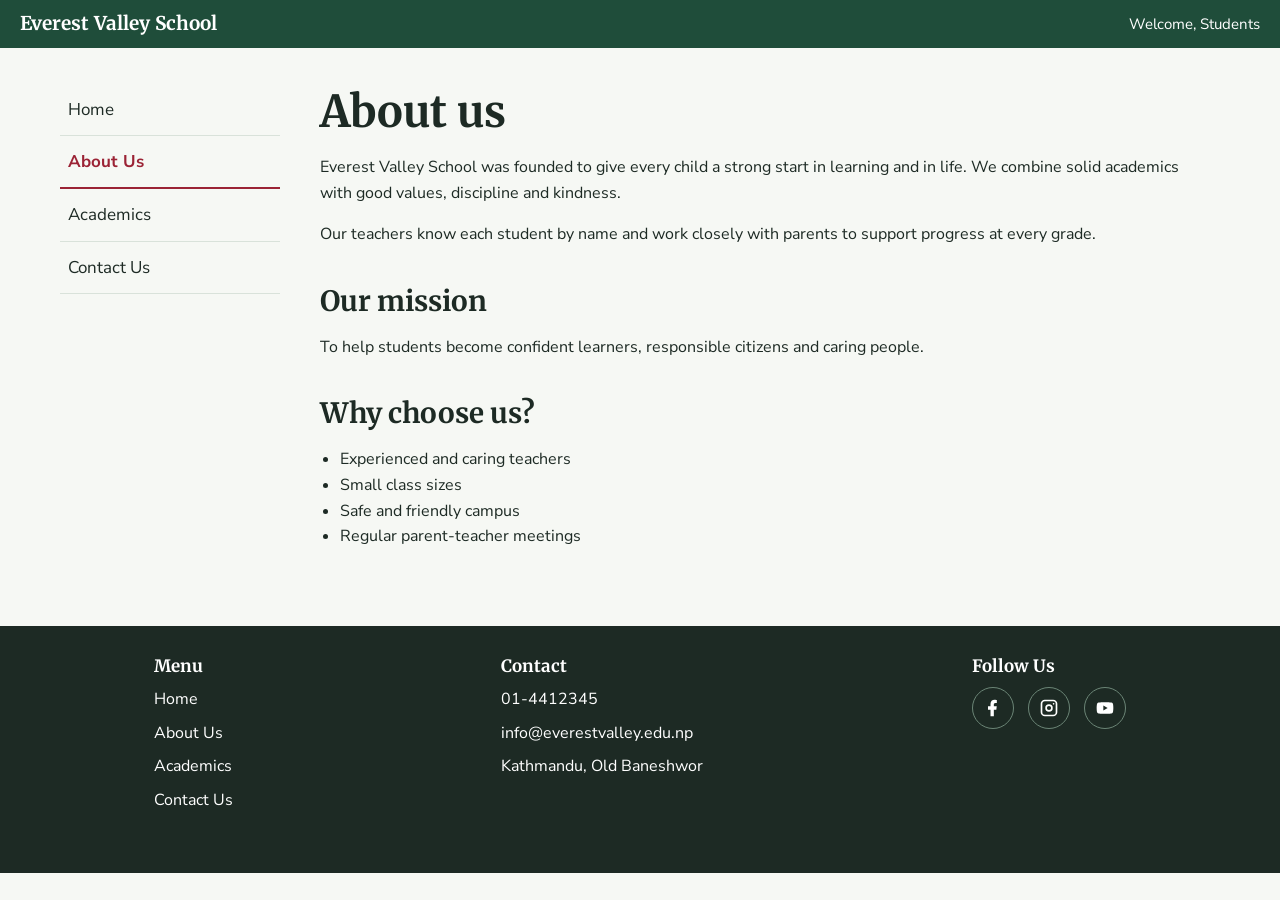
<file: about-us.html>
<!DOCTYPE html>
<html lang="en">
<head>
  <meta charset="UTF-8">
  <meta name="viewport" content="width=device-width, initial-scale=1.0">
  <title>About Us - Everest Valley School</title>
  <link rel="preconnect" href="https://fonts.googleapis.com"><link href="https://fonts.googleapis.com/css2?family=Merriweather:wght@700&family=Nunito+Sans:wght@400;700&display=swap" rel="stylesheet">
  <link rel="stylesheet" href="style.css">
</head>
<body>
  <header class="top-bar">
    <button id="menuBtn" class="menu-btn" onclick="toggleMenu()" aria-label="Menu" aria-controls="sidebar" aria-expanded="false">&#9776;</button>
    <span class="logo">Everest Valley School</span>
    <span class="hello">Welcome, Students</span>
  </header>

  <div class="page">
    <aside id="sidebar" class="sidebar">
      <nav>
      <a href="index.html">Home</a>
      <a href="about-us.html" class="active" aria-current="page">About Us</a>
      <a href="academics.html">Academics</a>
      <a href="contact.html">Contact Us</a>
      </nav>
    </aside>

    <main>
      <section>
        <h1>About us</h1>
        <p>Everest Valley School was founded to give every child a strong start in learning and in life. We combine solid academics with good values, discipline and kindness.</p>
        <p>Our teachers know each student by name and work closely with parents to support progress at every grade.</p>
      </section>
      <section>
        <h2>Our mission</h2>
        <p>To help students become confident learners, responsible citizens and caring people.</p>
      </section>
      <section>
        <h2>Why choose us?</h2>
        <ul class="ticks">
          <li>Experienced and caring teachers</li>
          <li>Small class sizes</li>
          <li>Safe and friendly campus</li>
          <li>Regular parent-teacher meetings</li>
        </ul>
      </section>
    </main>
  </div>

  <footer>
    <div class="footer-box">
      <h3>Menu</h3>
      <ul>
        <li><a href="index.html">Home</a></li>
        <li><a href="about-us.html">About Us</a></li>
        <li><a href="academics.html">Academics</a></li>
        <li><a href="contact.html">Contact Us</a></li>
      </ul>
    </div>
    <div class="footer-box">
      <h3>Contact</h3>
      <ul>
        <li><a href="tel:+97714412345">01-4412345</a></li>
        <li><a href="mailto:info@everestvalley.edu.np">info@everestvalley.edu.np</a></li>
        <li>Kathmandu, Old Baneshwor</li>
      </ul>
    </div>
    <div class="footer-box">
      <h3>Follow Us</h3>
      <div class="social">
        <a href="https://facebook.com" target="_blank" rel="noopener" aria-label="Facebook"><svg viewBox="0 0 24 24"><path d="M13 22v-8h3l.5-4H13V8c0-1.1.3-2 2-2h1.6V2.4C16.3 2.3 15.3 2 14 2c-3 0-5 1.8-5 5.1V10H6v4h3v8z"/></svg></a>
        <a href="https://instagram.com" target="_blank" rel="noopener" aria-label="Instagram"><svg viewBox="0 0 24 24"><path d="M7 2h10a5 5 0 015 5v10a5 5 0 01-5 5H7a5 5 0 01-5-5V7a5 5 0 015-5zm0 2a3 3 0 00-3 3v10a3 3 0 003 3h10a3 3 0 003-3V7a3 3 0 00-3-3zm5 3.5a4.5 4.5 0 110 9 4.5 4.5 0 010-9zm0 2a2.5 2.5 0 100 5 2.5 2.5 0 000-5zM17.5 6a1 1 0 110 2 1 1 0 010-2z"/></svg></a>
        <a href="https://youtube.com" target="_blank" rel="noopener" aria-label="YouTube"><svg viewBox="0 0 24 24"><path d="M21.6 7.2a2.5 2.5 0 00-1.8-1.8C18.2 5 12 5 12 5s-6.2 0-7.8.4A2.5 2.5 0 002.4 7.2C2 8.8 2 12 2 12s0 3.2.4 4.8a2.5 2.5 0 001.8 1.8C5.8 19 12 19 12 19s6.2 0 7.8-.4a2.5 2.5 0 001.8-1.8c.4-1.6.4-4.8.4-4.8s0-3.2-.4-4.8zM10 15V9l5.2 3z"/></svg></a>
      </div>
    </div>
  </footer>
  <script src="script.js"></script>
</body>
</html>
</file>
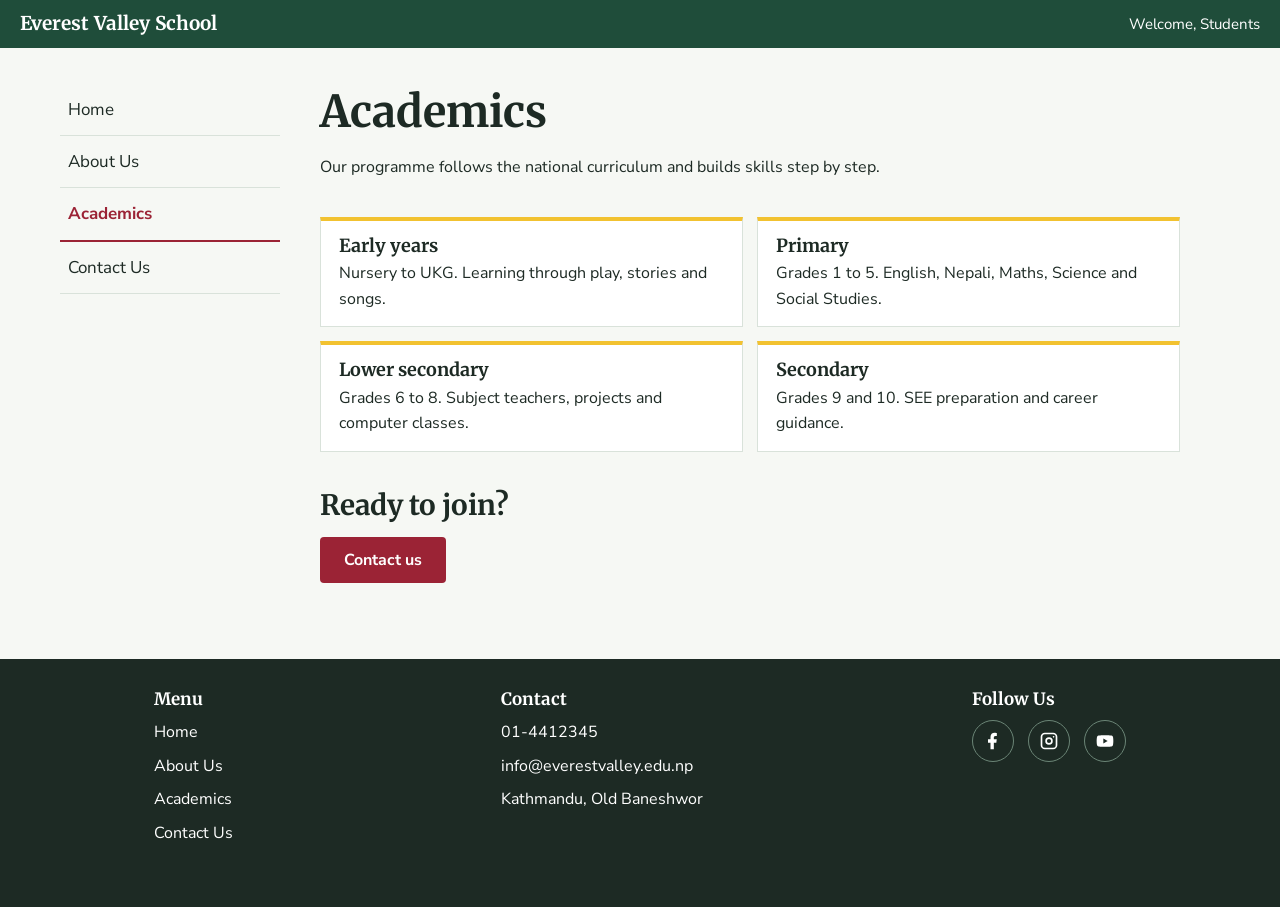
<file: academics.html>
<!DOCTYPE html>
<html lang="en">
<head>
  <meta charset="UTF-8">
  <meta name="viewport" content="width=device-width, initial-scale=1.0">
  <title>Academics - Everest Valley School</title>
  <link rel="preconnect" href="https://fonts.googleapis.com"><link href="https://fonts.googleapis.com/css2?family=Merriweather:wght@700&family=Nunito+Sans:wght@400;700&display=swap" rel="stylesheet">
  <link rel="stylesheet" href="style.css">
</head>
<body>
  <header class="top-bar">
    <button id="menuBtn" class="menu-btn" onclick="toggleMenu()" aria-label="Menu" aria-controls="sidebar" aria-expanded="false">&#9776;</button>
    <span class="logo">Everest Valley School</span>
    <span class="hello">Welcome, Students</span>
  </header>

  <div class="page">
    <aside id="sidebar" class="sidebar">
      <nav>
      <a href="index.html">Home</a>
      <a href="about-us.html">About Us</a>
      <a href="academics.html" class="active" aria-current="page">Academics</a>
      <a href="contact.html">Contact Us</a>
      </nav>
    </aside>

    <main>
      <section>
        <h1>Academics</h1>
        <p>Our programme follows the national curriculum and builds skills step by step.</p>
      </section>
      <section>
        <div class="list">
          <div class="item"><h3>Early years</h3><p>Nursery to UKG. Learning through play, stories and songs.</p></div>
          <div class="item"><h3>Primary</h3><p>Grades 1 to 5. English, Nepali, Maths, Science and Social Studies.</p></div>
          <div class="item"><h3>Lower secondary</h3><p>Grades 6 to 8. Subject teachers, projects and computer classes.</p></div>
          <div class="item"><h3>Secondary</h3><p>Grades 9 and 10. SEE preparation and career guidance.</p></div>
        </div>
      </section>
      <section>
        <h2>Ready to join?</h2>
        <a class="button" href="contact.html">Contact us</a>
      </section>
    </main>
  </div>

  <footer>
    <div class="footer-box">
      <h3>Menu</h3>
      <ul>
        <li><a href="index.html">Home</a></li>
        <li><a href="about-us.html">About Us</a></li>
        <li><a href="academics.html">Academics</a></li>
        <li><a href="contact.html">Contact Us</a></li>
      </ul>
    </div>
    <div class="footer-box">
      <h3>Contact</h3>
      <ul>
        <li><a href="tel:+97714412345">01-4412345</a></li>
        <li><a href="mailto:info@everestvalley.edu.np">info@everestvalley.edu.np</a></li>
        <li>Kathmandu, Old Baneshwor</li>
      </ul>
    </div>
    <div class="footer-box">
      <h3>Follow Us</h3>
      <div class="social">
        <a href="https://facebook.com" target="_blank" rel="noopener" aria-label="Facebook"><svg viewBox="0 0 24 24"><path d="M13 22v-8h3l.5-4H13V8c0-1.1.3-2 2-2h1.6V2.4C16.3 2.3 15.3 2 14 2c-3 0-5 1.8-5 5.1V10H6v4h3v8z"/></svg></a>
        <a href="https://instagram.com" target="_blank" rel="noopener" aria-label="Instagram"><svg viewBox="0 0 24 24"><path d="M7 2h10a5 5 0 015 5v10a5 5 0 01-5 5H7a5 5 0 01-5-5V7a5 5 0 015-5zm0 2a3 3 0 00-3 3v10a3 3 0 003 3h10a3 3 0 003-3V7a3 3 0 00-3-3zm5 3.5a4.5 4.5 0 110 9 4.5 4.5 0 010-9zm0 2a2.5 2.5 0 100 5 2.5 2.5 0 000-5zM17.5 6a1 1 0 110 2 1 1 0 010-2z"/></svg></a>
        <a href="https://youtube.com" target="_blank" rel="noopener" aria-label="YouTube"><svg viewBox="0 0 24 24"><path d="M21.6 7.2a2.5 2.5 0 00-1.8-1.8C18.2 5 12 5 12 5s-6.2 0-7.8.4A2.5 2.5 0 002.4 7.2C2 8.8 2 12 2 12s0 3.2.4 4.8a2.5 2.5 0 001.8 1.8C5.8 19 12 19 12 19s6.2 0 7.8-.4a2.5 2.5 0 001.8-1.8c.4-1.6.4-4.8.4-4.8s0-3.2-.4-4.8zM10 15V9l5.2 3z"/></svg></a>
      </div>
    </div>
  </footer>
  <script src="script.js"></script>
</body>
</html>
</file>
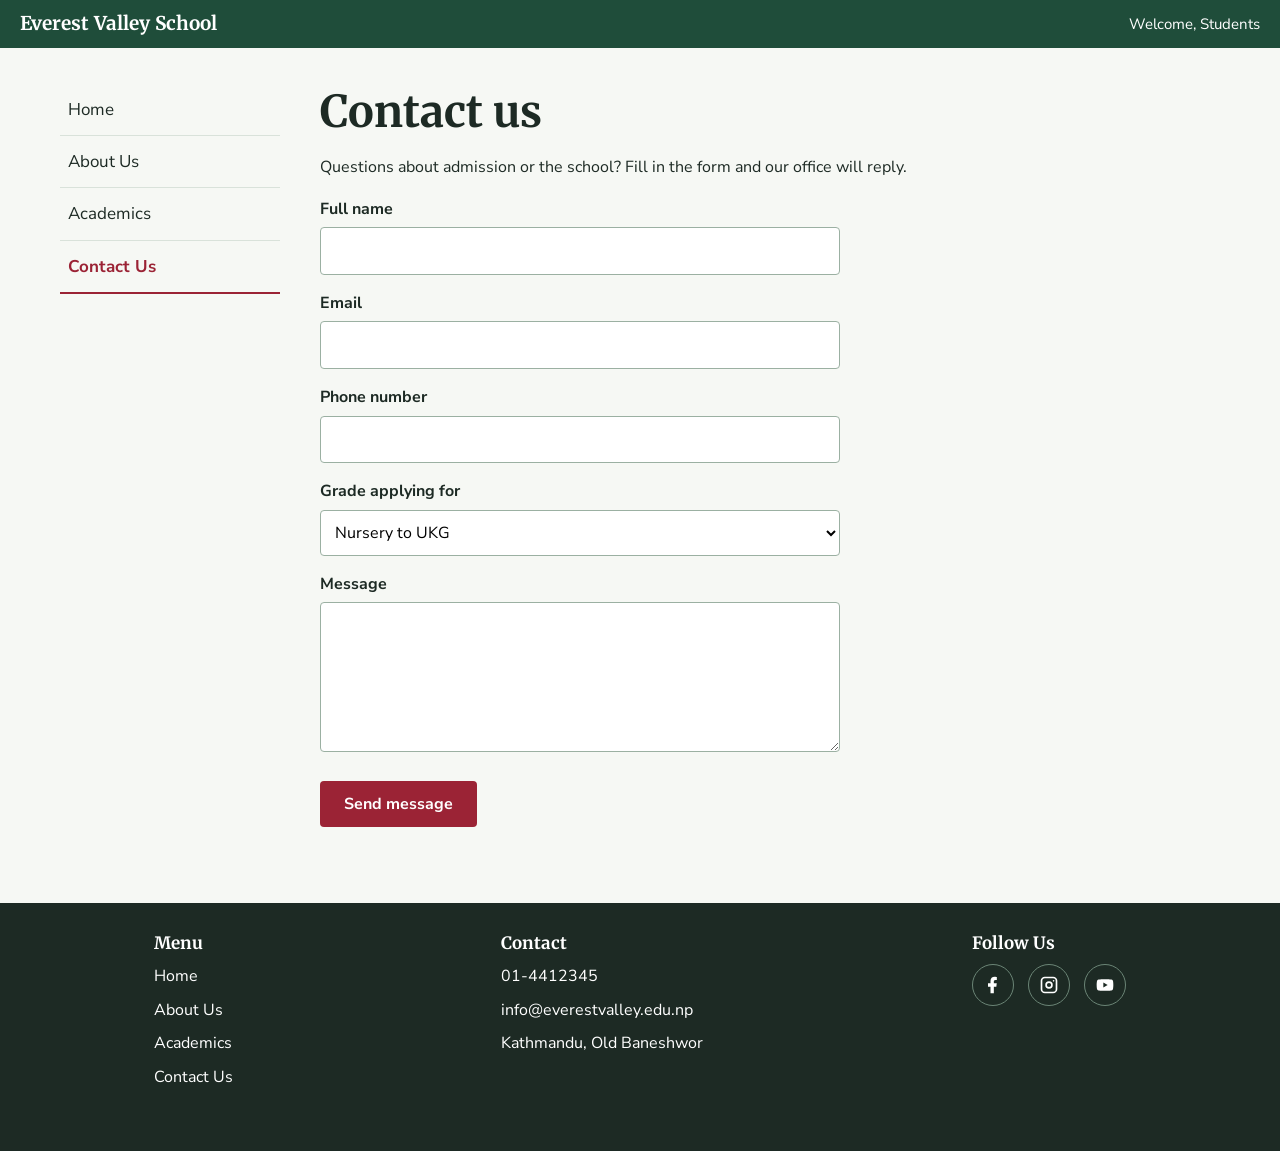
<file: contact.html>
<!DOCTYPE html>
<html lang="en">
<head>
  <meta charset="UTF-8">
  <meta name="viewport" content="width=device-width, initial-scale=1.0">
  <title>Contact Us - Everest Valley School</title>
  <link rel="preconnect" href="https://fonts.googleapis.com"><link href="https://fonts.googleapis.com/css2?family=Merriweather:wght@700&family=Nunito+Sans:wght@400;700&display=swap" rel="stylesheet">
  <link rel="stylesheet" href="style.css">
</head>
<body>
  <header class="top-bar">
    <button id="menuBtn" class="menu-btn" onclick="toggleMenu()" aria-label="Menu" aria-controls="sidebar" aria-expanded="false">&#9776;</button>
    <span class="logo">Everest Valley School</span>
    <span class="hello">Welcome, Students</span>
  </header>

  <div class="page">
    <aside id="sidebar" class="sidebar">
      <nav>
      <a href="index.html">Home</a>
      <a href="about-us.html">About Us</a>
      <a href="academics.html">Academics</a>
      <a href="contact.html" class="active" aria-current="page">Contact Us</a>
      </nav>
    </aside>

    <main>
      <section>
        <h1>Contact us</h1>
        <p>Questions about admission or the school? Fill in the form and our office will reply.</p>
        <form id="contactForm" onsubmit="return sendForm()">
          <label for="name">Full name</label>
          <input type="text" id="name" required>

          <label for="email">Email</label>
          <input type="email" id="email" required>

          <label for="phone">Phone number</label>
          <input type="tel" id="phone">

          <label for="grade">Grade applying for</label>
          <select id="grade">
            <option>Nursery to UKG</option>
            <option>Grades 1 to 5</option>
            <option>Grades 6 to 8</option>
            <option>Grades 9 and 10</option>
          </select>

          <label for="message">Message</label>
          <textarea id="message" rows="5" required></textarea>

          <button type="submit" class="button">Send message</button>
          <p id="formMessage" class="form-message" role="status"></p>
        </form>
      </section>
    </main>
  </div>

  <footer>
    <div class="footer-box">
      <h3>Menu</h3>
      <ul>
        <li><a href="index.html">Home</a></li>
        <li><a href="about-us.html">About Us</a></li>
        <li><a href="academics.html">Academics</a></li>
        <li><a href="contact.html">Contact Us</a></li>
      </ul>
    </div>
    <div class="footer-box">
      <h3>Contact</h3>
      <ul>
        <li><a href="tel:+97714412345">01-4412345</a></li>
        <li><a href="mailto:info@everestvalley.edu.np">info@everestvalley.edu.np</a></li>
        <li>Kathmandu, Old Baneshwor</li>
      </ul>
    </div>
    <div class="footer-box">
      <h3>Follow Us</h3>
      <div class="social">
        <a href="https://facebook.com" target="_blank" rel="noopener" aria-label="Facebook"><svg viewBox="0 0 24 24"><path d="M13 22v-8h3l.5-4H13V8c0-1.1.3-2 2-2h1.6V2.4C16.3 2.3 15.3 2 14 2c-3 0-5 1.8-5 5.1V10H6v4h3v8z"/></svg></a>
        <a href="https://instagram.com" target="_blank" rel="noopener" aria-label="Instagram"><svg viewBox="0 0 24 24"><path d="M7 2h10a5 5 0 015 5v10a5 5 0 01-5 5H7a5 5 0 01-5-5V7a5 5 0 015-5zm0 2a3 3 0 00-3 3v10a3 3 0 003 3h10a3 3 0 003-3V7a3 3 0 00-3-3zm5 3.5a4.5 4.5 0 110 9 4.5 4.5 0 010-9zm0 2a2.5 2.5 0 100 5 2.5 2.5 0 000-5zM17.5 6a1 1 0 110 2 1 1 0 010-2z"/></svg></a>
        <a href="https://youtube.com" target="_blank" rel="noopener" aria-label="YouTube"><svg viewBox="0 0 24 24"><path d="M21.6 7.2a2.5 2.5 0 00-1.8-1.8C18.2 5 12 5 12 5s-6.2 0-7.8.4A2.5 2.5 0 002.4 7.2C2 8.8 2 12 2 12s0 3.2.4 4.8a2.5 2.5 0 001.8 1.8C5.8 19 12 19 12 19s6.2 0 7.8-.4a2.5 2.5 0 001.8-1.8c.4-1.6.4-4.8.4-4.8s0-3.2-.4-4.8zM10 15V9l5.2 3z"/></svg></a>
      </div>
    </div>
  </footer>
  <script src="script.js"></script>
</body>
</html>
</file>
<file: style.css>
:root{--ink:#1d2a24;--paper:#f6f8f4;--line:#d9e2da;--green:#1f4d3a;--red:#9b2335;--yellow:#f2c230;--white:#fff}
*{box-sizing:border-box}
body{margin:0;font-family:"Nunito Sans",system-ui,Arial,sans-serif;color:var(--ink);background:var(--paper);line-height:1.6}
h1,h2,h3,.logo{font-family:"Merriweather",Georgia,serif;line-height:1.25}
img,video,svg{max-width:100%}
a{color:var(--red)}
:focus-visible{outline:3px solid var(--yellow);outline-offset:2px}

.top-bar{display:flex;align-items:center;justify-content:space-between;gap:12px;padding:12px 20px;background:var(--green);color:var(--white);position:sticky;top:0;z-index:30}
.logo{font-size:19px;font-weight:700}
.hello{font-size:15px}
.menu-btn{background:none;border:0;color:var(--white);font-size:30px;line-height:1;cursor:pointer}

.sidebar{position:fixed;inset:0;background:var(--green);padding:90px 24px 24px;z-index:20;transform:translateX(-100%);transition:transform .25s}
.sidebar.open{transform:none}
.sidebar a{display:block;padding:16px 0;border-bottom:1px solid #4a7360;color:var(--white);text-decoration:none;font-size:20px}
.sidebar a.active{color:var(--yellow);font-weight:700}

.page{padding:0 20px 40px}
main{max-width:860px}
section{margin:36px 0}
h1{font-size:clamp(28px,5.5vw,44px);margin:.6em 0 .3em}
h2{font-size:clamp(22px,4vw,28px);margin:0 0 .5em}

.hero{background:var(--green);color:var(--white);margin:0 -20px;padding:32px 20px 0;overflow:hidden}
.hero h1{margin-top:0}
.hero p{max-width:540px;font-size:18px}
.hero svg{display:block;width:100%;height:auto;margin-top:18px}

.button{display:inline-block;background:var(--red);color:var(--white);border:0;padding:12px 24px;font:700 16px "Nunito Sans",system-ui,sans-serif;text-decoration:none;cursor:pointer;border-radius:4px}
.button:hover{background:#7d1b2a}
.hero .button,.video-box .button{background:var(--yellow);color:var(--ink)}

.video-box{background:var(--white);border:2px solid var(--green);padding:26px;border-radius:6px}
.modal{display:none;position:fixed;inset:0;background:rgba(0,0,0,.88);justify-content:center;align-items:center;z-index:100}
.modal.show{display:flex}
.modal-content{width:92%;max-width:800px}
.modal-content video{width:100%;background:#000}
.close-btn{display:block;margin:0 0 6px auto;background:none;border:0;color:var(--white);font-size:32px;cursor:pointer}

.list{display:grid;gap:14px;grid-template-columns:1fr}
.item{background:var(--white);border:1px solid var(--line);border-top:4px solid var(--yellow);padding:14px 18px}
.item h3{margin:0 0 4px;font-size:18px}
.item p{margin:0}
ul.ticks{padding-left:20px}

form{max-width:520px}
label{display:block;margin-top:16px;font-weight:700}
input,select,textarea{width:100%;padding:10px;margin-top:5px;font:inherit;border:1px solid #9bb0a2;border-radius:4px;background:var(--white)}
form .button{margin-top:20px}
.form-message{font-weight:700;color:#1b7a3d}

footer{background:var(--ink);color:var(--white);padding:30px 20px}
footer ul{list-style:none;padding:0;margin:0}
footer li{margin-bottom:8px}
footer a{color:var(--white);text-decoration:none}
footer a:hover{color:var(--yellow)}
footer h3{margin:0 0 10px;font-size:17px}
.footer-box{margin-bottom:22px}
.social{display:flex;gap:14px}
.social a{display:flex;width:42px;height:42px;align-items:center;justify-content:center;border:1px solid #6b8576;border-radius:50%}
.social svg{width:20px;height:20px;fill:currentColor}

@media(min-width:768px){
 .menu-btn{display:none}
 .page{display:flex;gap:40px;max-width:1200px;margin:0 auto}
 .sidebar{position:static;transform:none;width:220px;flex:none;background:none;padding:36px 0 0;z-index:1}
 .sidebar a{color:var(--ink);font-size:17px;border-bottom:1px solid var(--line);padding:12px 8px}
 .sidebar a.active{color:var(--red);border-bottom:2px solid var(--red)}
 main{flex:1;min-width:0}
 .hero{margin:0;border-radius:6px}
 .list{grid-template-columns:1fr 1fr}
 footer{display:flex;justify-content:space-around}
}
@media(prefers-reduced-motion:reduce){.sidebar{transition:none}}
</file>
